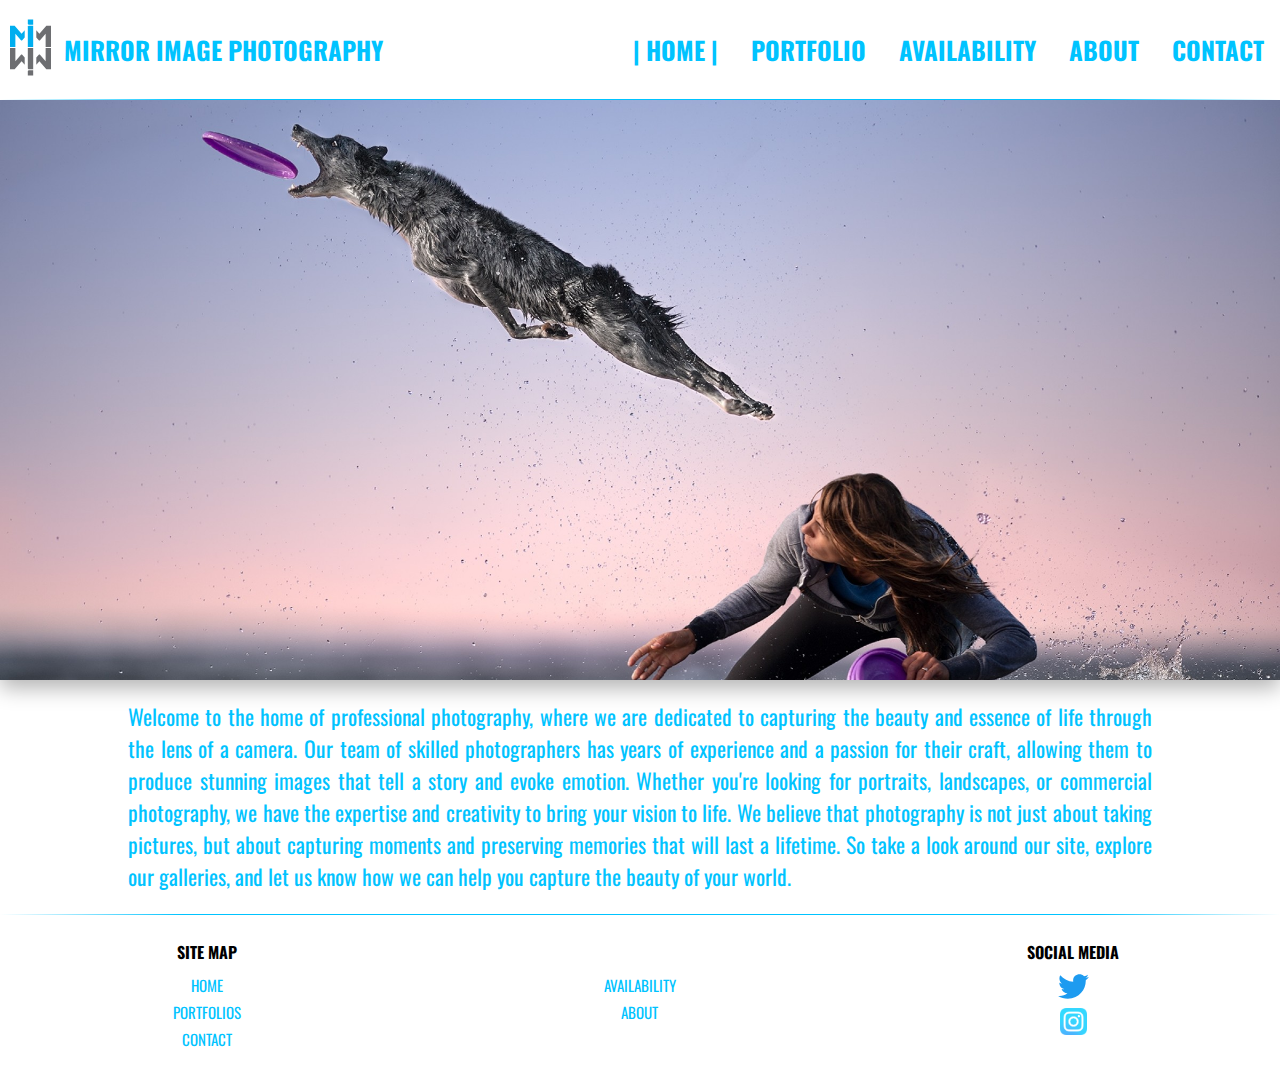
<file: index.html>
<!DOCTYPE html>
<html lang="en">
  <head>
    <meta charset="UTF-8" />

    <title>Mirror Image Photography</title>
    <link rel="preconnect" href="https://fonts.googleapis.com" />
    <link rel="preconnect" href="https://fonts.gstatic.com" crossorigin />
    <link
      href="https://fonts.googleapis.com/css2?family=Open+Sans:wght@600;700&family=Oswald&display=swap"
      rel="stylesheet"
    />

    <!--CSS link-->
    <link rel="stylesheet" href="style.css" />
    <link rel="stylesheet" href="footer.css" />
    <!--Favicon-->
    <link rel="icon" type="image/svg" href="images/LOGO.svg" />
  </head>

  <body>
    <div class="wrapper">
      <header>
        <nav class="navbar">
          <div class="logo-Wrapper">
            <a href="index.html">
              <img class="logoPic" src="images/LOGO.svg" alt="Logo"
            /></a>
            <a class="MirrorText" href="index.html">MIRROR IMAGE PHOTOGRAPHY</a>
          </div>

          <ul class="nav-links">
            <li><a href="index.html">| HOME |</a></li>
            <li><a href="portfolio.html">PORTFOLIO</a></li>
            <li><a href="availability.html">AVAILABILITY</a></li>
            <li><a href="about-us.html">ABOUT</a></li>
            <li><a href="contact.html">CONTACT</a></li>
          </ul>
        </nav>
      </header>
      <div class="linesplit2"></div>

      <main>
        <div class="slideshow">
          <div class="slide">
            <img src="images/imageMAIN.jpg" alt="" />
          </div>
          <div class="slide">
            <img src="images/bridge.jpg" alt="" />
          </div>
          <div class="slide">
            <img src="images/view.jpg" alt="" />
          </div>
          <div class="slide">
            <img src="images/face.jpg" alt="" />
          </div>
        </div>

        <div class="intro-text">
          <p>
            Welcome to the home of professional photography, where we are
            dedicated to capturing the beauty and essence of life through the
            lens of a camera. Our team of skilled photographers has years of
            experience and a passion for their craft, allowing them to produce
            stunning images that tell a story and evoke emotion. Whether you're
            looking for portraits, landscapes, or commercial photography, we
            have the expertise and creativity to bring your vision to life. We
            believe that photography is not just about taking pictures, but
            about capturing moments and preserving memories that will last a
            lifetime. So take a look around our site, explore our galleries, and
            let us know how we can help you capture the beauty of your world.
          </p>
        </div>

        <script src="slide.js"></script>
      </main>
    </div>

    <div class="linesplit"></div>

    <footer class="sitemap">
      <div class="sitemap-column">
        <h3>SITE MAP</h3>
        <ul>
          <li><a href="index.html">HOME</a></li>
          <li><a href="portfolio.html">PORTFOLIOS</a></li>
          <li><a href="contact.html">CONTACT</a></li>
        </ul>
      </div>
      <div class="sitemap-column">
        <h3>&nbsp;</h3>
        <ul>
          <li><a href="availability.html">AVAILABILITY</a></li>
          <li><a href="about-us.html">ABOUT</a></li>
        </ul>
      </div>
      <div class="sitemap-column">
        <h3>SOCIAL MEDIA</h3>
        <ul>
          <li>
            <a href="http://www.twitter.com"
              ><img class="twittersocial" src="images/twitter-logo.svg" alt=""
            /></a>
          </li>
          <li>
            <a href="http://www.instagram.com"
              ><img class="instasocial" src="images/isntablue.png" alt=""
            /></a>
          </li>
        </ul>
      </div>
    </footer>
  </body>
</html>
</file>
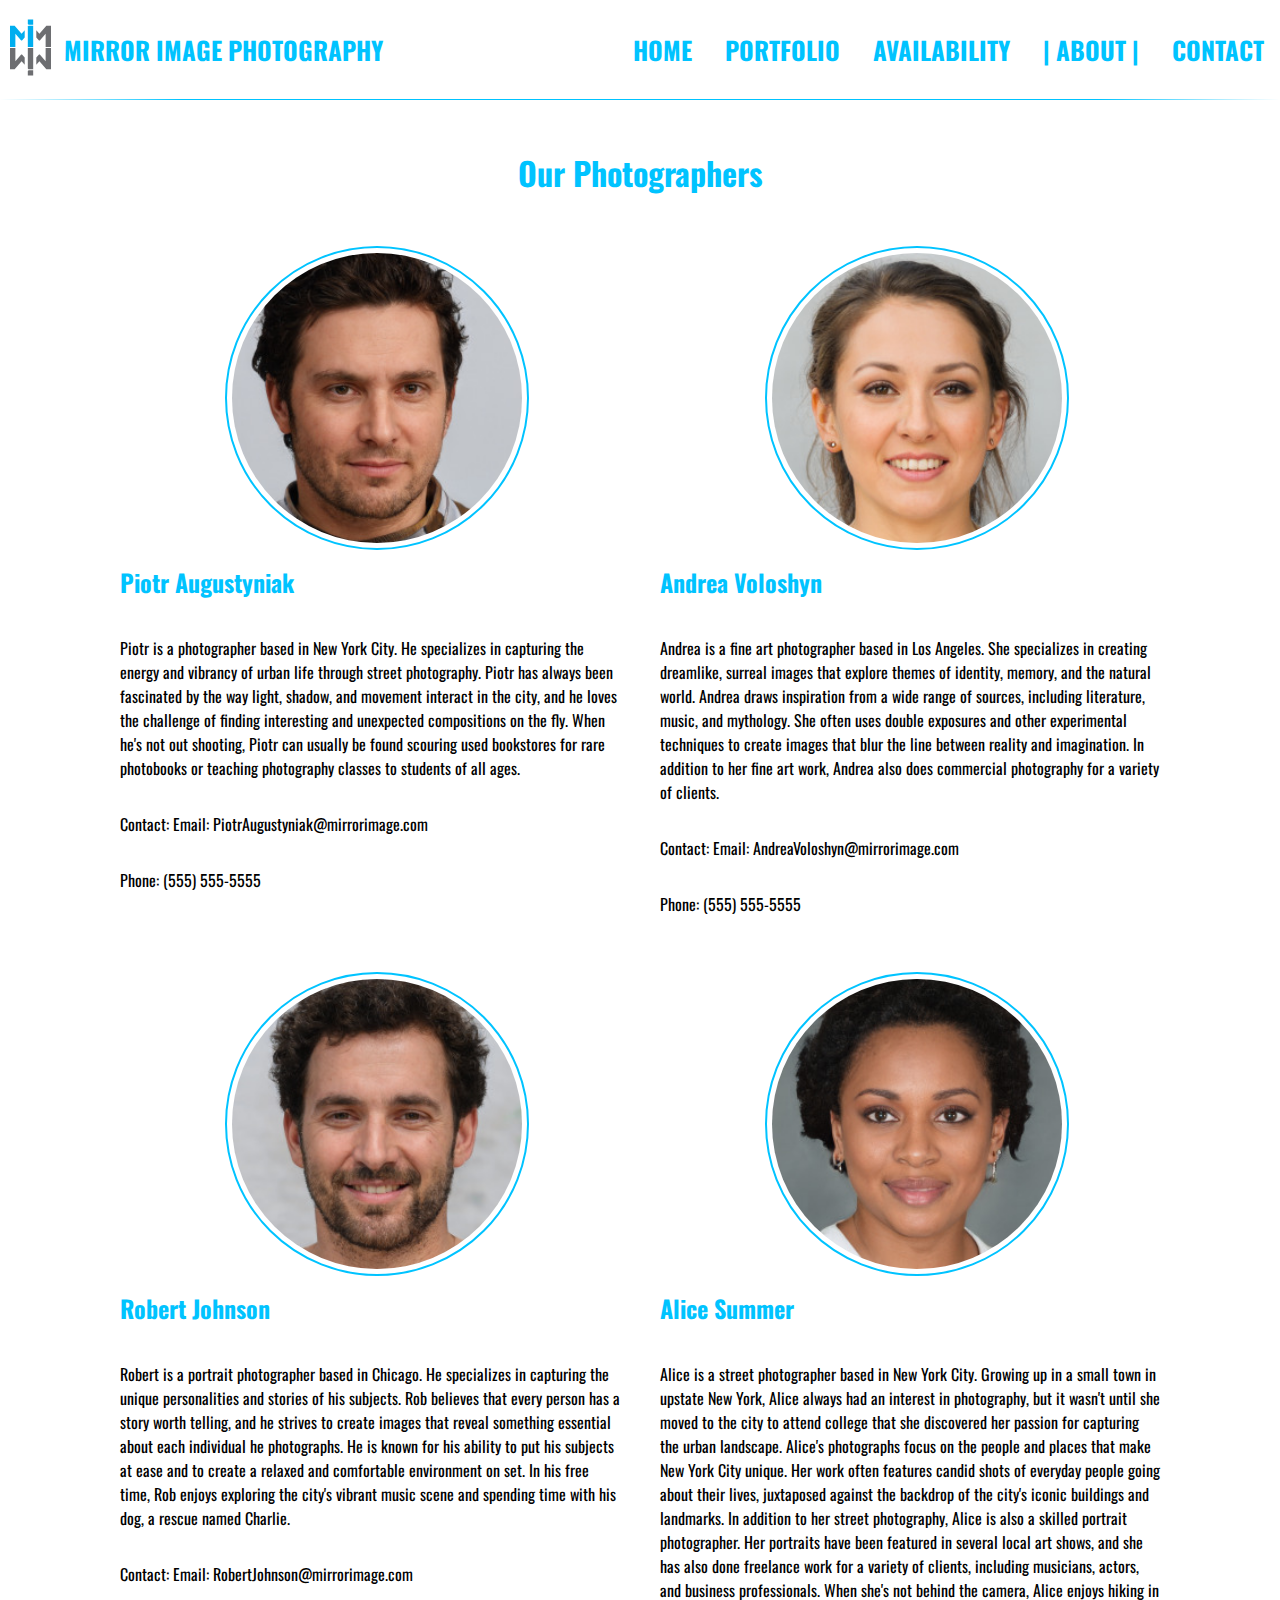
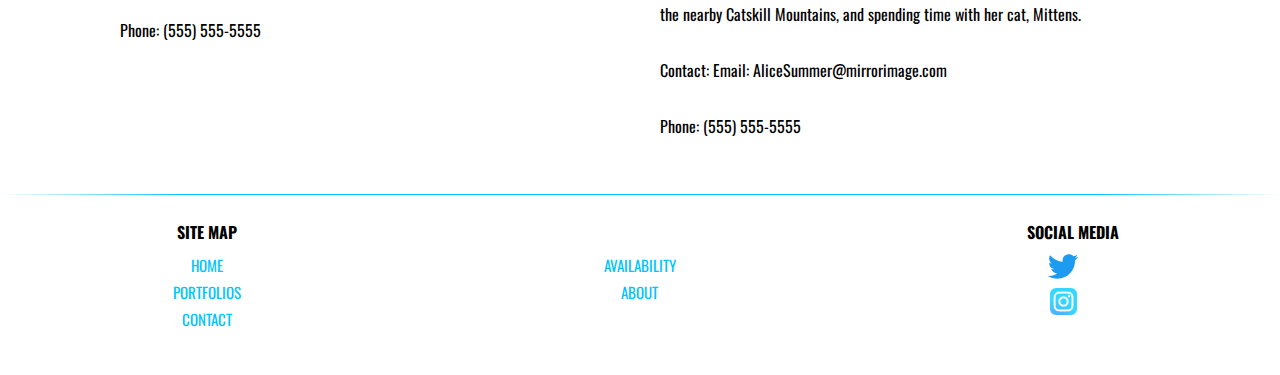
<file: about-us.html>
<!DOCTYPE html>
<html lang="en">
  <head>
    <meta charset="UTF-8" />

    <title>Mirror Image Photography</title>
    <!--Google Fonts: Oswald-->
    <link rel="preconnect" href="https://fonts.googleapis.com" />
    <link rel="preconnect" href="https://fonts.gstatic.com" crossorigin />
    <link
      href="https://fonts.googleapis.com/css2?family=Open+Sans:wght@600;700&family=Oswald&display=swap"
      rel="stylesheet"
    />

    <!--CSS link-->
    <link rel="stylesheet" href="style.css" />
    <link rel="stylesheet" href="about.css" />
    <link rel="stylesheet" href="footer.css" />

    <!--Favicon-->
    <link rel="icon" type="image/svg" href="images/LOGO.svg" />
  </head>

  <body>
    <div class="wrapper">
      <header>
        <nav class="navbar">
          <div class="logo-Wrapper">
            <a href="index.html">
              <img class="logoPic" src="images/LOGO.svg" alt="Logo"
            /></a>
            <a class="MirrorText" href="index.html">MIRROR IMAGE PHOTOGRAPHY</a>
          </div>

          <ul class="nav-links">
            <li><a href="index.html">HOME</a></li>
            <li><a href="portfolio.html">PORTFOLIO</a></li>
            <li><a href="availability.html">AVAILABILITY</a></li>
            <li><a href="about-us.html">| ABOUT |</a></li>
            <li><a href="contact.html">CONTACT</a></li>
          </ul>
        </nav>
      </header>
      <div class="linesplit2"></div>
      <main>
        <div class="header2">
          <h1>Our Photographers</h1>
        </div>
        <section>
          <div class="photographer-profile">
            <img src="images/artist1.jpg" alt="Artist 1" />
          </div>
          <article>
            <h2>Piotr Augustyniak</h2>
            <p>
              Piotr is a photographer based in New York City. He specializes in
              capturing the energy and vibrancy of urban life through street
              photography. Piotr has always been fascinated by the way light,
              shadow, and movement interact in the city, and he loves the
              challenge of finding interesting and unexpected compositions on
              the fly. When he's not out shooting, Piotr can usually be found
              scouring used bookstores for rare photobooks or teaching
              photography classes to students of all ages.
            </p>
            <p>Contact: Email: PiotrAugustyniak@mirrorimage.com</p>
            <p>Phone: (555) 555-5555</p>
          </article>
        </section>
        <section>
          <div class="photographer-profile">
            <img src="images/artist2.jpg" alt="Artist 2" />
          </div>
          <article>
            <h2>Andrea Voloshyn</h2>
            <p>
              Andrea is a fine art photographer based in Los Angeles. She
              specializes in creating dreamlike, surreal images that explore
              themes of identity, memory, and the natural world. Andrea draws
              inspiration from a wide range of sources, including literature,
              music, and mythology. She often uses double exposures and other
              experimental techniques to create images that blur the line
              between reality and imagination. In addition to her fine art work,
              Andrea also does commercial photography for a variety of clients.
            </p>
            <p>Contact: Email: AndreaVoloshyn@mirrorimage.com</p>
            <p>Phone: (555) 555-5555</p>
          </article>
        </section>
        <section>
          <div class="photographer-profile">
            <img src="images/artist3.jpg" alt="Artist 3" />
          </div>
          <article>
            <h2>Robert Johnson</h2>
            <p>
              Robert is a portrait photographer based in Chicago. He specializes
              in capturing the unique personalities and stories of his subjects.
              Rob believes that every person has a story worth telling, and he
              strives to create images that reveal something essential about
              each individual he photographs. He is known for his ability to put
              his subjects at ease and to create a relaxed and comfortable
              environment on set. In his free time, Rob enjoys exploring the
              city's vibrant music scene and spending time with his dog, a
              rescue named Charlie.
            </p>
            <p>Contact: Email: RobertJohnson@mirrorimage.com</p>
            <p>Phone: (555) 555-5555</p>
          </article>
        </section>

        <section>
          <div class="photographer-profile">
            <img src="images/artist4.jpg" alt="Artist 4" />
          </div>
          <article>
            <h2>Alice Summer</h2>
            <p>
              Alice is a street photographer based in New York City. Growing up
              in a small town in upstate New York, Alice always had an interest
              in photography, but it wasn't until she moved to the city to
              attend college that she discovered her passion for capturing the
              urban landscape. Alice's photographs focus on the people and
              places that make New York City unique. Her work often features
              candid shots of everyday people going about their lives,
              juxtaposed against the backdrop of the city's iconic buildings and
              landmarks. In addition to her street photography, Alice is also a
              skilled portrait photographer. Her portraits have been featured in
              several local art shows, and she has also done freelance work for
              a variety of clients, including musicians, actors, and business
              professionals. When she's not behind the camera, Alice enjoys
              hiking in the nearby Catskill Mountains, and spending time with
              her cat, Mittens.
            </p>
            <p>Contact: Email: AliceSummer@mirrorimage.com</p>
            <p>Phone: (555) 555-5555</p>
          </article>
        </section>
      </main>
    </div>
    <div class="linesplit"></div>
    <footer class="sitemap">
      <div class="sitemap-column">
        <h3>SITE MAP</h3>
        <ul>
          <li><a href="index.html">HOME</a></li>
          <li><a href="portfolio.html">PORTFOLIOS</a></li>
          <li><a href="contact.html">CONTACT</a></li>
          <li><a href="contact.html">&nbsp;</a></li>
        </ul>
      </div>
      <div class="sitemap-column">
        <h3>&nbsp;</h3>
        <ul>
          <li><a href="availability.html">AVAILABILITY</a></li>
          <li><a href="about-us.html">ABOUT</a></li>
        </ul>
      </div>
      <div class="sitemap-column">
        <h3>SOCIAL MEDIA</h3>
        <ul>
          <li>
            <a href="http://www.twitter.com"
              ><img class="twittersocial" src="images/twitter-logo.svg" alt=""
            /></a>
          </li>
          <li>
            <a href="http://www.instagram.com"
              ><img class="instasocial" src="images/isntablue.png" alt=""
            /></a>
          </li>
        </ul>
      </div>
    </footer>
  </body>
</html>
</file>
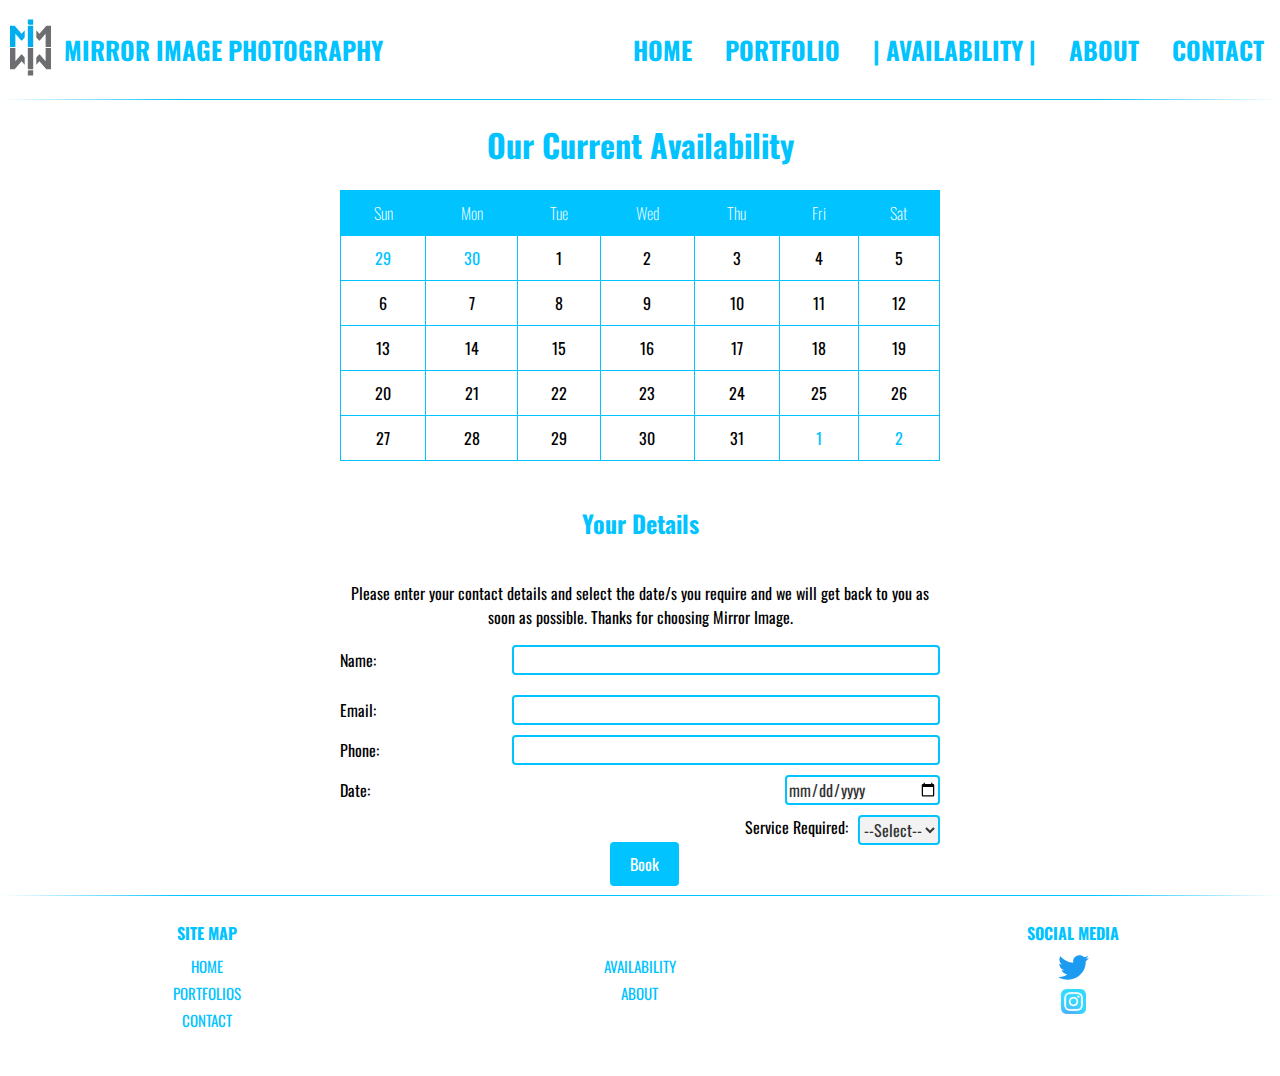
<file: availability.html>
<!DOCTYPE html>
<html lang="en">
  <head>
    <meta charset="UTF-8" />

    <title>Mirror Image Photography</title>
    <!--Google Fonts: Oswald-->
    <link rel="preconnect" href="https://fonts.googleapis.com" />
    <link rel="preconnect" href="https://fonts.gstatic.com" crossorigin />
    <link
      href="https://fonts.googleapis.com/css2?family=Open+Sans:wght@600;700&family=Oswald&display=swap"
      rel="stylesheet"
    />

    <!--CSS link-->
    <link rel="stylesheet" href="style.css" />
    <link rel="stylesheet" href="footer.css" />
    <link rel="stylesheet" href="calendar.css" />

    <!--Favicon-->
    <link rel="icon" type="image/svg" href="images/LOGO.svg" />
  </head>

  <body>
    <header>
      <nav class="navbar">
        <div class="logo-Wrapper">
          <a href="index.html">
            <img class="logoPic" src="images/LOGO.svg" alt="Logo"
          /></a>
          <a class="MirrorText" href="index.html">MIRROR IMAGE PHOTOGRAPHY</a>
        </div>

        <ul class="nav-links">
          <li><a href="index.html">HOME</a></li>
          <li><a href="portfolio.html">PORTFOLIO</a></li>
          <li><a href="availability.html">| AVAILABILITY |</a></li>
          <li><a href="about-us.html">ABOUT</a></li>
          <li><a href="contact.html">CONTACT</a></li>
        </ul>
      </nav>
    </header>
    <div class="linesplit2"></div>
    <main>
      <div class="header2">
        <h1>Our Current Availability</h1>
      </div>

      <div class="calendar">
        <table>
          <thead>
            <tr>
              <th>Sun</th>
              <th>Mon</th>
              <th>Tue</th>
              <th>Wed</th>
              <th>Thu</th>
              <th>Fri</th>
              <th>Sat</th>
            </tr>
          </thead>

          <tbody>
            <tr>
              <td class="other-month">29</td>
              <td class="other-month">30</td>
              <td>1</td>
              <td>2</td>
              <td>3</td>
              <td>4</td>
              <td>5</td>
            </tr>
            <tr>
              <td>6</td>
              <td>7</td>
              <td>8</td>
              <td>9</td>
              <td>10</td>
              <td>11</td>
              <td>12</td>
            </tr>
            <tr>
              <td>13</td>
              <td>14</td>
              <td>15</td>
              <td>16</td>
              <td>17</td>
              <td>18</td>
              <td>19</td>
            </tr>
            <tr>
              <td>20</td>
              <td>21</td>
              <td>22</td>
              <td>23</td>
              <td>24</td>
              <td>25</td>
              <td>26</td>
            </tr>
            <tr>
              <td>27</td>
              <td>28</td>
              <td>29</td>
              <td>30</td>
              <td>31</td>
              <td class="other-month">1</td>
              <td class="other-month">2</td>
            </tr>
          </tbody>
        </table>

        <div class="booking-form">
          <h3>Your Details</h3>
          <div class="para">
            <p>
              Please enter your contact details and select the date/s you
              require and we will get back to you as soon as possible. Thanks
              for choosing Mirror Image.
            </p>
          </div>
          <form>
            <div class="form-row">
              <label for="name">Name:</label>
              <input type="text" id="name" name="name" required />
            </div>
            <div class="form-row">
              <label for="email">Email:</label>
              <input type="email" id="email" name="email" required />
            </div>
            <div class="form-row">
              <label for="phone">Phone:</label>
              <input type="tel" id="phone" name="phone" required />
            </div>
            <div class="form-row">
              <label for="date">Date:</label>
              <input type="date" id="date" name="date" required />
            </div>
            <div class="form-row">
              <div class="dropdown">
                <label for="service">Service Required:</label>
                <select id="service" name="service" required>
                  <option value="">--Select--</option>
                  <option value="Wedding">Wedding</option>
                  <option value="Portrait">Portrait</option>
                  <option value="Product">Product</option>
                  <option value="Event">Event</option>
                </select>
              </div>
            </div>
            <div class="form-row">
              <button class="button2" type="submit">Book</button>
            </div>
          </form>
        </div>
      </div>
    </main>
    <div class="linesplit"></div>
    <footer class="sitemap">
      <div class="sitemap-column">
        <h3>SITE MAP</h3>
        <ul>
          <li><a href="index.html">HOME</a></li>
          <li><a href="portfolio.html">PORTFOLIOS</a></li>
          <li><a href="contact.html">CONTACT</a></li>
          <li><a href="contact.html">&nbsp;</a></li>
        </ul>
      </div>
      <div class="sitemap-column">
        <h3>&nbsp;</h3>
        <ul>
          <li><a href="availability.html">AVAILABILITY</a></li>
          <li><a href="about-us.html">ABOUT</a></li>
        </ul>
      </div>
      <div class="sitemap-column">
        <h3>SOCIAL MEDIA</h3>
        <ul>
          <li>
            <a href="http://www.twitter.com"
              ><img class="twittersocial" src="images/twitter-logo.svg" alt=""
            /></a>
          </li>
          <li>
            <a href="http://www.instagram.com"
              ><img class="twittersocial" src="images/isntablue.png" alt=""
            /></a>
          </li>
        </ul>
      </div>
    </footer>
  </body>
</html>
</file>
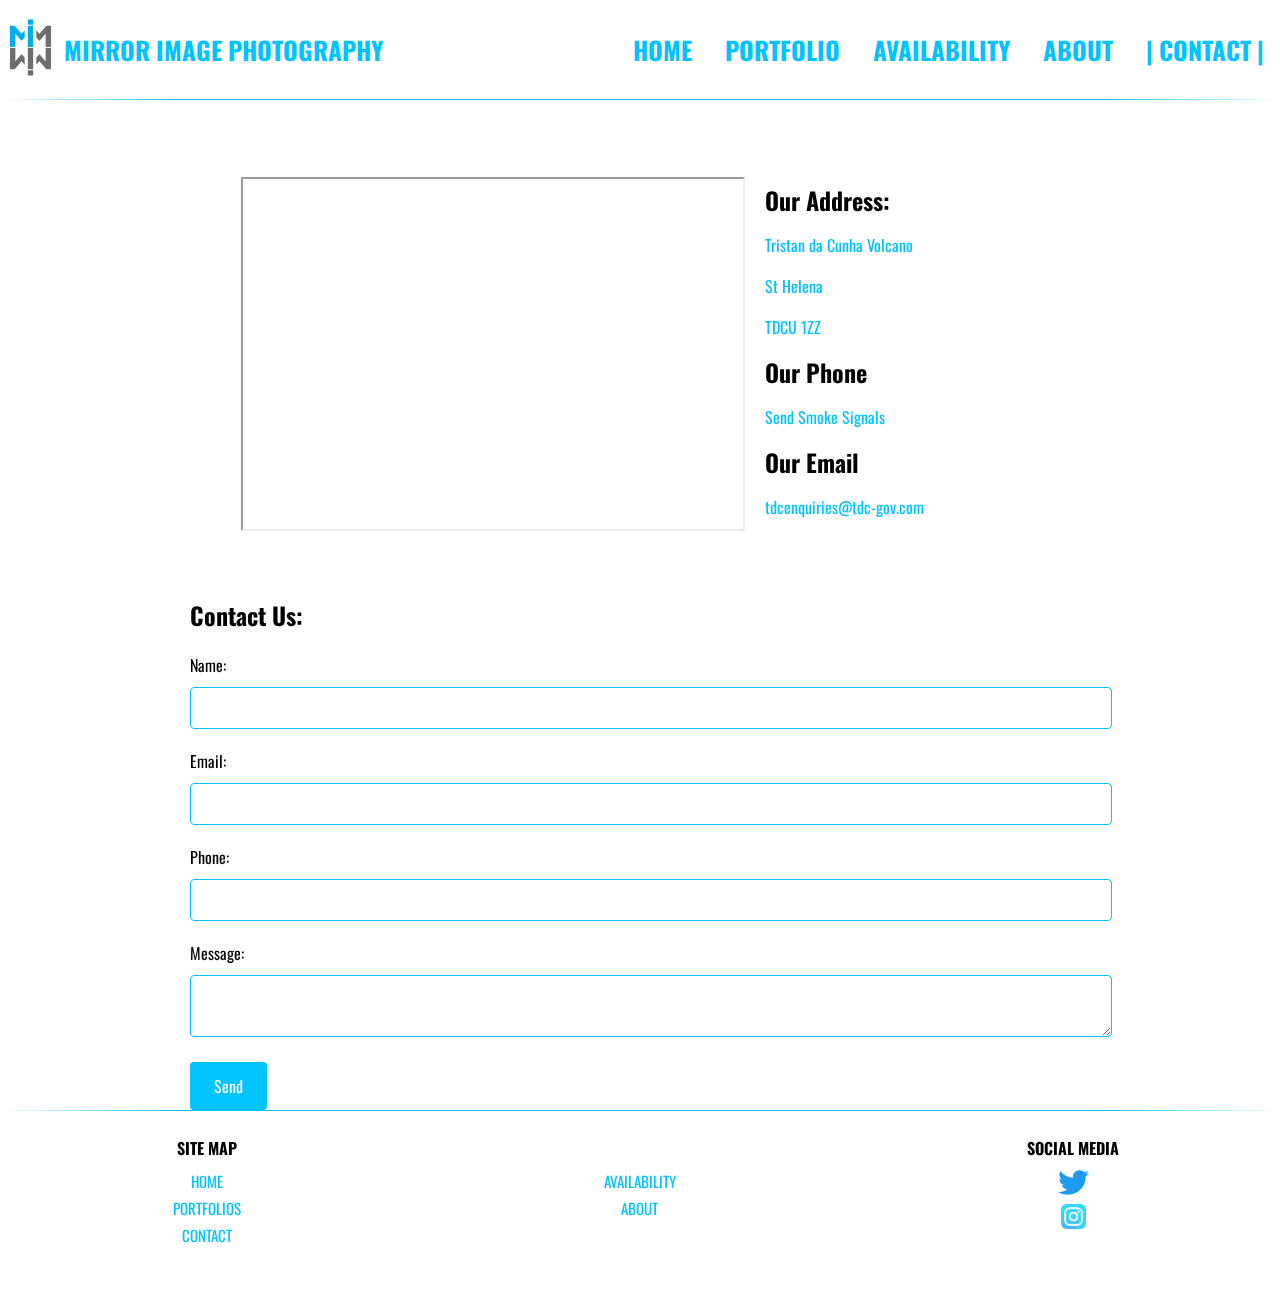
<file: contact.html>
<!DOCTYPE html>
<html lang="en">
  <head>
    <meta charset="UTF-8" />

    <title>Mirror Image Photography</title>
    <!--Google Fonts: Oswald-->
    <link rel="preconnect" href="https://fonts.googleapis.com" />
    <link rel="preconnect" href="https://fonts.gstatic.com" crossorigin />
    <link
      href="https://fonts.googleapis.com/css2?family=Open+Sans:wght@600;700&family=Oswald&display=swap"
      rel="stylesheet"
    />

    <!--CSS link-->
    <link rel="stylesheet" href="style.css" />
    <link rel="stylesheet" href="contact.css" />
    <link rel="stylesheet" href="footer.css" />
    <!--Favicon-->
    <link rel="icon" type="image/svg" href="images/LOGO.svg" />
  </head>

  <body>
    <div class="wrapper">
      <header>
        <nav class="navbar">
          <div class="logo-Wrapper">
            <a href="index.html">
              <img class="logoPic" src="images/LOGO.svg" alt="Logo"
            /></a>
            <a class="MirrorText" href="index.html">MIRROR IMAGE PHOTOGRAPHY</a>
          </div>

          <ul class="nav-links">
            <li><a href="index.html">HOME</a></li>
            <li><a href="portfolio.html">PORTFOLIO</a></li>
            <li><a href="availability.html">AVAILABILITY</a></li>
            <li><a href="about-us.html">ABOUT</a></li>
            <li><a href="contact.html">| CONTACT |</a></li>
          </ul>
        </nav>
      </header>
      <div class="linesplit2"></div>
      <main>
        <div class="container">
          <div class="map-address-container">
            <div id="map">
              <iframe
                src="https://www.google.com/maps/embed?pb=!1m18!1m12!1m3!1d12726.902436765302!2d-12.296018656100026!3d-37.11164861645503!2m3!1f0!2f0!3f0!3m2!1i1024!2i768!4f13.1!3m3!1m2!1s0x25a3b11b0dfa0cd%3A0x5325435be8dc815e!2sTristan%20da%20Cunha%20Volcano!5e0!3m2!1sen!2suk!4v1677107150483!5m2!1sen!2suk"
                width="500"
                height="350"
                allow="fullscreen"
                loading="lazy"
                referrerpolicy="no-referrer-when-downgrade"
              ></iframe>
            </div>
            <div class="address">
              <h2>Our Address:</h2>
              <p>Tristan da Cunha Volcano</p>
              <p>St Helena</p>
              <p>TDCU 1ZZ</p>
              <h2>Our Phone</h2>
              <p>Send Smoke Signals</p>
              <h2>Our Email</h2>
              <p>tdcenquiries@tdc-gov.com</p>
            </div>
          </div>
          <form>
            <h2>Contact Us:</h2>
            <label for="name">Name:</label>
            <input type="text" id="name" name="name" required />

            <label for="email">Email:</label>
            <input type="email" id="email" name="email" required />

            <label for="phone">Phone:</label>
            <input type="tel" id="phone" name="phone" required />

            <label for="message">Message:</label>
            <textarea id="message" name="message"></textarea>

            <button type="submit">Send</button>
          </form>
        </div>
      </main>
    </div>

    <div class="linesplit"></div>
    <footer class="sitemap">
      <div class="sitemap-column">
        <h3>SITE MAP</h3>
        <ul>
          <li><a href="index.html">HOME</a></li>
          <li><a href="portfolio.html">PORTFOLIOS</a></li>
          <li><a href="contact.html">CONTACT</a></li>
          <li><a href="contact.html">&nbsp;</a></li>
        </ul>
      </div>
      <div class="sitemap-column">
        <h3>&nbsp;</h3>
        <ul>
          <li><a href="availability.html">AVAILABILITY</a></li>
          <li><a href="about-us.html">ABOUT</a></li>
        </ul>
      </div>
      <div class="sitemap-column">
        <h3>SOCIAL MEDIA</h3>
        <ul>
          <li>
            <a href="http://www.twitter.com"
              ><img class="twittersocial" src="images/twitter-logo.svg" alt=""
            /></a>
          </li>
          <li>
            <a href="http://www.twitter.com"
              ><img class="twittersocial" src="images/isntablue.png" alt=""
            /></a>
          </li>
        </ul>
      </div>
    </footer>
  </body>
</html>
</file>
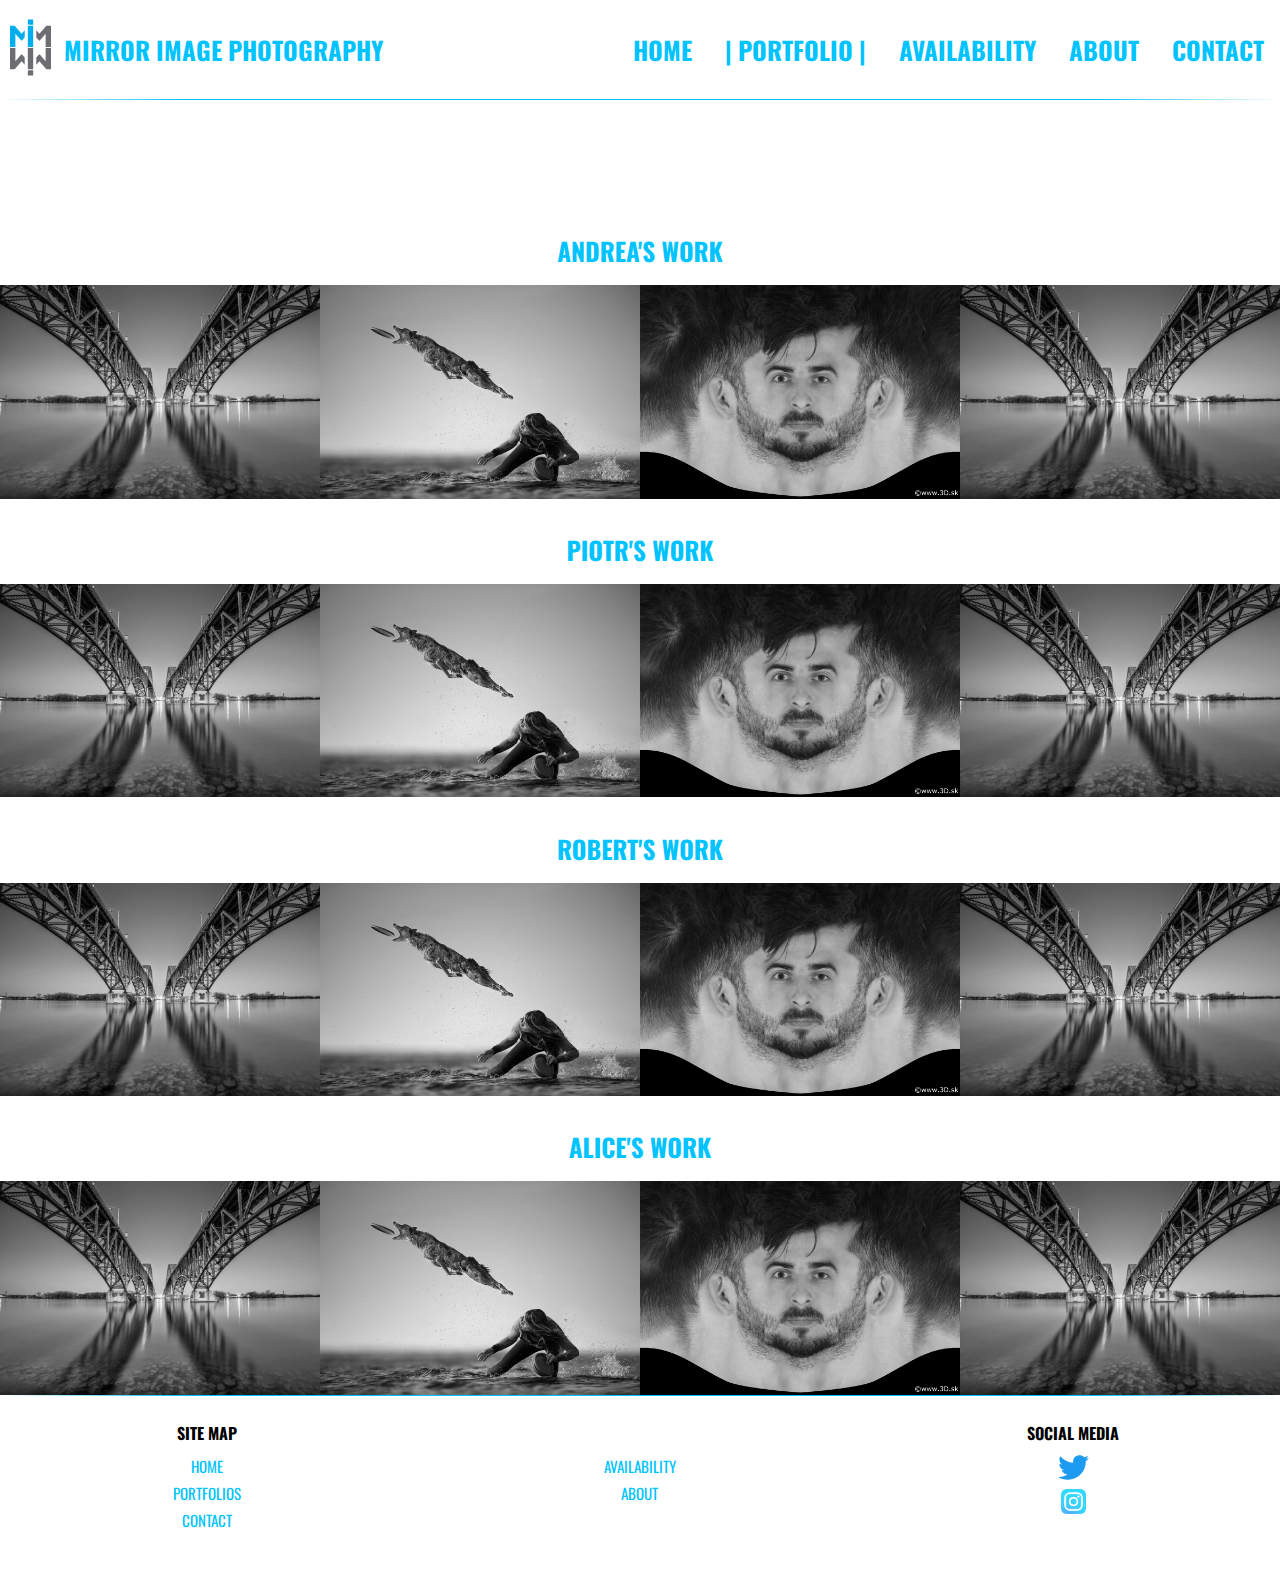
<file: portfolio.html>
<!DOCTYPE html>
<html lang="en">
  <head>
    <meta charset="UTF-8" />

    <title>Mirror Image Photography</title>
    <!--Google Fonts: Oswald-->
    <link rel="preconnect" href="https://fonts.googleapis.com" />
    <link rel="preconnect" href="https://fonts.gstatic.com" crossorigin />
    <link
      href="https://fonts.googleapis.com/css2?family=Open+Sans:wght@600;700&family=Oswald&display=swap"
      rel="stylesheet"
    />

    <!--CSS link-->
    <link rel="stylesheet" href="style.css" />
    <link rel="stylesheet" href="gallery.css" />
    <link rel="stylesheet" href="footer.css" />

    <!--Favicon-->
    <link rel="icon" type="image/svg" href="images/LOGO.svg" />
    <script src="imagezoom.js" defer></script>
  </head>

  <body>
    <header>
      <nav class="navbar">
        <div class="logo-Wrapper">
          <a href="index.html">
            <img class="logoPic" src="images/LOGO.svg" alt="Logo"
          /></a>
          <a class="MirrorText" href="index.html">MIRROR IMAGE PHOTOGRAPHY</a>
        </div>

        <ul class="nav-links">
          <li><a href="index.html">HOME</a></li>
          <li><a href="portfolio.html">| PORTFOLIO |</a></li>
          <li><a href="availability.html">AVAILABILITY</a></li>
          <li><a href="about-us.html">ABOUT</a></li>
          <li><a href="contact.html">CONTACT</a></li>
        </ul>
      </nav>
    </header>
    <div class="linesplit2"></div>
    <main>
      <div class="gallery-container">
        <div class="gallery-row">
          <h4>Andrea's Work</h4>
          <div class="gallery-column">
            <div class="image-container">
              <img src="images/bridge.jpg" alt="bridge" class="openModal" />
              <div id="modal" class="modal">
                <span class="close">&times;</span>
                <img class="modal-content" alt="" src="images/bridge.jpg" />
                <div class="image-description">
                  <h2>The Bridge</h2>
                  <p>
                    As a photographer, I love capturing the beauty and grandeur
                    of bridges. They are architectural marvels that span across
                    rivers, connecting communities and providing a gateway to
                    new adventures. The way the sunlight glimmers off the metal
                    and the shadows dance across the curves and angles of the
                    bridge is simply mesmerizing. Each bridge has its own unique
                    personality, from the elegant arches of a suspension bridge
                    to the sturdy simplicity of a truss bridge. But no matter
                    the style, bridges always seem to exude a sense of strength
                    and stability, standing tall and proud against the backdrop
                    of the surrounding landscape. As I set up my camera and look
                    through the lens, I can't help but feel a sense of awe and
                    wonder at the engineering feat that is a bridge.
                  </p>
                </div>
              </div>
            </div>

            <div class="image-container">
              <img src="images/imageMAIN.jpg" alt="" class="openModal" />
              <div id="modal2" class="modal">
                <span class="close">&times;</span>
                <img
                  class="modal-content"
                  alt="Dog"
                  src="images/imageMAIN.jpg"
                />
                <div class="image-description">
                  <h2>Image Title</h2>
                  <p>
                    Lorem ipsum dolor sit amet, consectetur adipiscing elit.
                    Nulla viverra dictum erat vel tincidunt. Aliquam vitae ipsum
                    et enim eleifend volutpat. Donec tincidunt risus non augue
                    dictum, non auctor mi vestibulum. Sed at ex velit. Nam vel
                    tortor quis augue posuere imperdiet.
                  </p>
                </div>
              </div>
            </div>

            <div class="image-container">
              <img src="images/face.jpg" alt="" class="openModal" />
              <div id="modal3" class="modal">
                <span class="close">&times;</span>
                <img class="modal-content" alt="" src="images/face.jpg" />
                <div class="image-description">
                  <h2>Image Title</h2>
                  <p>
                    Lorem ipsum dolor sit amet, consectetur adipiscing elit.
                    Nulla viverra dictum erat vel tincidunt. Aliquam vitae ipsum
                    et enim eleifend volutpat. Donec tincidunt risus non augue
                    dictum, non auctor mi vestibulum. Sed at ex velit. Nam vel
                    tortor quis augue posuere imperdiet.
                  </p>
                </div>
              </div>
            </div>

            <div class="image-container">
              <img src="images/bridge.jpg" alt="" class="openModal" />
              <div id="modal4" class="modal">
                <span class="close">&times;</span>
                <img class="modal-content" alt="" src="images/bridge.jpg" />
                <div class="image-description">
                  <h2>Image Title</h2>
                  <p>
                    Lorem ipsum dolor sit amet, consectetur adipiscing elit.
                    Nulla viverra dictum erat vel tincidunt. Aliquam vitae ipsum
                    et enim eleifend volutpat. Donec tincidunt risus non augue
                    dictum, non auctor mi vestibulum. Sed at ex velit. Nam vel
                    tortor quis augue posuere imperdiet.
                  </p>
                </div>
              </div>
            </div>
          </div>
          <h4>Piotr's Work</h4>
          <div class="gallery-column">
            <div class="image-container">
              <img src="images/bridge.jpg" alt="" class="openModal" />
              <div id="modal5" class="modal">
                <span class="close">&times;</span>
                <img class="modal-content" alt="" src="images/bridge.jpg" />
                <div class="image-description">
                  <h2>Image Title</h2>
                  <p>
                    Lorem ipsum dolor sit amet, consectetur adipiscing elit.
                    Nulla viverra dictum erat vel tincidunt. Aliquam vitae ipsum
                    et enim eleifend volutpat. Donec tincidunt risus non augue
                    dictum, non auctor mi vestibulum. Sed at ex velit. Nam vel
                    tortor quis augue posuere imperdiet.
                  </p>
                </div>
              </div>
            </div>

            <div class="image-container">
              <img src="images/imageMAIN.jpg" alt="" class="openModal" />
              <div id="modal6" class="modal">
                <span class="close">&times;</span>
                <img class="modal-content" alt="" src="images/imageMAIN.jpg" />
                <div class="image-description">
                  <h2>Image Title</h2>
                  <p>
                    Lorem ipsum dolor sit amet, consectetur adipiscing elit.
                    Nulla viverra dictum erat vel tincidunt. Aliquam vitae ipsum
                    et enim eleifend volutpat. Donec tincidunt risus non augue
                    dictum, non auctor mi vestibulum. Sed at ex velit. Nam vel
                    tortor quis augue posuere imperdiet.
                  </p>
                </div>
              </div>
            </div>

            <div class="image-container">
              <img src="images/face.jpg" alt="" class="openModal" />
              <div id="modal7" class="modal">
                <span class="close">&times;</span>
                <img class="modal-content" alt="" src="images/face.jpg" />
                <div class="image-description">
                  <h2>Image Title</h2>
                  <p>
                    Lorem ipsum dolor sit amet, consectetur adipiscing elit.
                    Nulla viverra dictum erat vel tincidunt. Aliquam vitae ipsum
                    et enim eleifend volutpat. Donec tincidunt risus non augue
                    dictum, non auctor mi vestibulum. Sed at ex velit. Nam vel
                    tortor quis augue posuere imperdiet.
                  </p>
                </div>
              </div>
            </div>

            <div class="image-container">
              <img src="images/bridge.jpg" alt="" class="openModal" />
              <div id="modal8" class="modal">
                <span class="close">&times;</span>
                <img class="modal-content" alt="" src="images/bridge.jpg" />
                <div class="image-description">
                  <h2>Image Title</h2>
                  <p>
                    Lorem ipsum dolor sit amet, consectetur adipiscing elit.
                    Nulla viverra dictum erat vel tincidunt. Aliquam vitae ipsum
                    et enim eleifend volutpat. Donec tincidunt risus non augue
                    dictum, non auctor mi vestibulum. Sed at ex velit. Nam vel
                    tortor quis augue posuere imperdiet.
                  </p>
                </div>
              </div>
            </div>
          </div>
          <h4>Robert's Work</h4>
          <div class="gallery-column">
            <div class="image-container">
              <img src="images/bridge.jpg" alt="" class="openModal" />
              <div id="modal9" class="modal">
                <span class="close">&times;</span>
                <img class="modal-content" alt="" src="images/bridge.jpg" />
                <div class="image-description">
                  <h2>Image Title</h2>
                  <p>
                    Lorem ipsum dolor sit amet, consectetur adipiscing elit.
                    Nulla viverra dictum erat vel tincidunt. Aliquam vitae ipsum
                    et enim eleifend volutpat. Donec tincidunt risus non augue
                    dictum, non auctor mi vestibulum. Sed at ex velit. Nam vel
                    tortor quis augue posuere imperdiet.
                  </p>
                </div>
              </div>
            </div>

            <div class="image-container">
              <img src="images/imageMAIN.jpg" alt="" class="openModal" />
              <div id="modal10" class="modal">
                <span class="close">&times;</span>
                <img class="modal-content" alt="" src="images/imageMAIN.jpg" />
                <div class="image-description">
                  <h2>Image Title</h2>
                  <p>
                    Lorem ipsum dolor sit amet, consectetur adipiscing elit.
                    Nulla viverra dictum erat vel tincidunt. Aliquam vitae ipsum
                    et enim eleifend volutpat. Donec tincidunt risus non augue
                    dictum, non auctor mi vestibulum. Sed at ex velit. Nam vel
                    tortor quis augue posuere imperdiet.
                  </p>
                </div>
              </div>
            </div>

            <div class="image-container">
              <img src="images/face.jpg" alt="" class="openModal" />
              <div id="modal11" class="modal">
                <span class="close">&times;</span>
                <img class="modal-content" alt="" src="images/face.jpg" />
                <div class="image-description">
                  <h2>Image Title</h2>
                  <p>
                    Lorem ipsum dolor sit amet, consectetur adipiscing elit.
                    Nulla viverra dictum erat vel tincidunt. Aliquam vitae ipsum
                    et enim eleifend volutpat. Donec tincidunt risus non augue
                    dictum, non auctor mi vestibulum. Sed at ex velit. Nam vel
                    tortor quis augue posuere imperdiet.
                  </p>
                </div>
              </div>
            </div>

            <div class="image-container">
              <img src="images/bridge.jpg" alt="" class="openModal" />
              <div id="modal12" class="modal">
                <span class="close">&times;</span>
                <img class="modal-content" alt="" src="images/bridge.jpg" />
                <div class="image-description">
                  <h2>Image Title</h2>
                  <p>
                    Lorem ipsum dolor sit amet, consectetur adipiscing elit.
                    Nulla viverra dictum erat vel tincidunt. Aliquam vitae ipsum
                    et enim eleifend volutpat. Donec tincidunt risus non augue
                    dictum, non auctor mi vestibulum. Sed at ex velit. Nam vel
                    tortor quis augue posuere imperdiet.
                  </p>
                </div>
              </div>
            </div>
          </div>
          <h4>Alice's Work</h4>
          <div class="gallery-column">
            <div class="image-container">
              <img src="images/bridge.jpg" alt="" class="openModal" />
              <div id="modal13" class="modal">
                <span class="close">&times;</span>
                <img
                  class="modal-content"
                  alt="Birdge"
                  src="images/bridge.jpg"
                />
                <div class="image-description">
                  <h2>The Bridge</h2>
                  <p>
                    As a photographer, I love capturing the beauty and grandeur
                    of bridges. They are architectural marvels that span across
                    rivers, connecting communities and providing a gateway to
                    new adventures. The way the sunlight glimmers off the metal
                    and the shadows dance across the curves and angles of the
                    bridge is simply mesmerizing. Each bridge has its own unique
                    personality, from the elegant arches of a suspension bridge
                    to the sturdy simplicity of a truss bridge. But no matter
                    the style, bridges always seem to exude a sense of strength
                    and stability, standing tall and proud against the backdrop
                    of the surrounding landscape. As I set up my camera and look
                    through the lens, I can't help but feel a sense of awe and
                    wonder at the engineering feat that is a bridge.
                  </p>
                </div>
              </div>
            </div>

            <div class="image-container">
              <img src="images/imageMAIN.jpg" alt="" class="openModal" />
              <div id="modal14" class="modal">
                <span class="close">&times;</span>
                <img class="modal-content" alt="" src="images/imageMAIN.jpg" />
                <div class="image-description">
                  <h2>Image Title</h2>
                  <p>
                    Lorem ipsum dolor sit amet, consectetur adipiscing elit.
                    Nulla viverra dictum erat vel tincidunt. Aliquam vitae ipsum
                    et enim eleifend volutpat. Donec tincidunt risus non augue
                    dictum, non auctor mi vestibulum. Sed at ex velit. Nam vel
                    tortor quis augue posuere imperdiet.
                  </p>
                </div>
              </div>
            </div>

            <div class="image-container">
              <img src="images/face.jpg" alt="" class="openModal" />
              <div id="modal15" class="modal">
                <span class="close">&times;</span>
                <img class="modal-content" alt="" src="images/face.jpg" />
                <div class="image-description">
                  <h2>Image Title</h2>
                  <p>
                    Lorem ipsum dolor sit amet, consectetur adipiscing elit.
                    Nulla viverra dictum erat vel tincidunt. Aliquam vitae ipsum
                    et enim eleifend volutpat. Donec tincidunt risus non augue
                    dictum, non auctor mi vestibulum. Sed at ex velit. Nam vel
                    tortor quis augue posuere imperdiet.
                  </p>
                </div>
              </div>
            </div>

            <div class="image-container">
              <img src="images/bridge.jpg" alt="" class="openModal" />
              <div id="modal16" class="modal">
                <span class="close">&times;</span>
                <img class="modal-content" alt="" src="images/bridge.jpg" />
                <div class="image-description">
                  <h2>Image Title</h2>
                  <p>
                    Lorem ipsum dolor sit amet, consectetur adipiscing elit.
                    Nulla viverra dictum erat vel tincidunt. Aliquam vitae ipsum
                    et enim eleifend volutpat. Donec tincidunt risus non augue
                    dictum, non auctor mi vestibulum. Sed at ex velit. Nam vel
                    tortor quis augue posuere imperdiet.
                  </p>
                </div>
              </div>
            </div>
          </div>
        </div>
      </div>
    </main>
    <div class="linesplit"></div>
    <footer class="sitemap">
      <div class="sitemap-column">
        <h3>SITE MAP</h3>
        <ul>
          <li><a href="index.html">HOME</a></li>
          <li><a href="portfolio.html">PORTFOLIOS</a></li>
          <li><a href="contact.html">CONTACT</a></li>
          <li><a href="contact.html">&nbsp;</a></li>
        </ul>
      </div>
      <div class="sitemap-column">
        <h3>&nbsp;</h3>
        <ul>
          <li><a href="availability.html">AVAILABILITY</a></li>
          <li><a href="about-us.html">ABOUT</a></li>
        </ul>
      </div>
      <div class="sitemap-column">
        <h3>SOCIAL MEDIA</h3>
        <ul>
          <li>
            <a href="http://www.twitter.com"
              ><img class="twittersocial" alt="" src="images/twitter-logo.svg"
            /></a>
          </li>
          <li>
            <a href="http://www.instagram.com"
              ><img class="twittersocial" alt="" src="images/isntablue.png"
            /></a>
          </li>
        </ul>
      </div>
    </footer>
  </body>
</html>
</file>
<file: style.css>
html,
body {
  margin: 0;
  padding: 0;
}

.main {
  padding-top: 0px;
}
header {
  position: fixed;
  top: 0;
  left: 0;

  z-index: 1;
  box-shadow: 0 8px 20px rgba(0, 0, 0, 0.3);
}

.navbar {
  display: flex;
  justify-content: space-between;
  align-items: center;
  background-color: rgb(255, 255, 255);
  padding: 10px;
  position: fixed;
  top: 0;
  left: 0;
  right: 0;
}
.MirrorText {
  color: #00c3ff;
}
.navbar .MirrorText {
  font-size: 25px;
  font-weight: bold;
  text-decoration: none;
  font-family: Oswald;
}

.navbar .nav-links {
  display: flex;
  list-style: none;
  margin: 0;
  padding: 0;
  font-family: Oswald;
}

.navbar .nav-links li {
  margin-left: 20px;
}

.navbar .nav-links li:first-child {
  margin-left: 0;
}

.navbar li a {
  text-align: center;
  padding: 0.25vi 0.5vi;
  padding-bottom: 0.5vi;
  text-decoration: none;
  font-family: oswald;
  font-size: 25px;
  justify-content: space-between;
  font-weight: bold;
  color: #00c3ff;
}

.nav-links a:hover {
  background-color: #00c3ff;
  color: rgb(255, 255, 255);
  box-shadow: inset 0 0 0 0 #687375;
  transition: color 0.5s ease-in-out, box-shadow 0.5s ease-in-out;
}

.logoPic {
  width: 75%;
  height: 75px;
  margin: 0px;
}

.logo-Wrapper {
  display: flex;
  align-items: center;
}

.intro-text,
.box {
  width: 80%;
  text-align: justify;
  margin: 0 auto;
  /* margin-top: 80vh; */
  margin-top: 600px;

  font-size: 1.35rem;
  font-family: Oswald;
  color: #00c3ff;
}
.linesplit {
  position: sticky;
  /* margin-top: 98px; */
  height: 1px;
  background: linear-gradient(
    to right,
    #ffffff,
    #00c3ff,
    #00c3ff,
    #00c3ff,
    #00c3ff,
    #00c3ff,
    #00c3ff,
    #ffffff
  );
}

.linesplit2 {
  position: sticky;
  margin-top: 98px;
  height: 2px;
  background: linear-gradient(
    to right,
    #ffffff,
    #00c3ff,
    #00c3ff,
    #00c3ff,
    #00c3ff,
    #00c3ff,
    #00c3ff,
    #ffffff
  );
}

/*Slide Start*/
.slideshow {
  padding-top: 80px;

  position: absolute;
  width: 100%;
  /* height: 70%; */
  height: 500px;
  overflow: resize;
  z-index: -100;
  box-shadow: 0 8px 20px rgba(0, 0, 0, 0.3);
}

.slide {
  position: absolute;
  top: 0;
  left: 0;
  width: 100%;
  height: 100%;
  opacity: 0;
  transition: opacity 1s ease-in-out;
}

.slide.active {
  opacity: 1;
}

.slide > img {
  width: 100%;
  height: 100%;
  object-fit: cover;
  background-image: url(images/bridge.jpg);
}

h4 {
  font-family: Oswald;
  font-size: 25px;
  margin-bottom: 0;
  color: #00c3ff;
  text-align: center;
  text-transform: uppercase;
  text-rendering: geometricPrecision;
  margin-bottom: 15px;
}

@media screen and (max-width: 976px) {
  .navbar {
    flex-direction: column;
    justify-content: center;
  }

  .navbar .logo-Wrapper {
    text-align: center;
  }
  .navbar .logoPic {
    max-width: 50%;
    margin: 0 auto;
    display: block;
  }
  .navbar .nav-links li {
    display: block;
    text-align: center;
    margin: 10px 0;
  }
  .navbar .nav-links li a {
    font-size: 1.3rem;
  }
  .navbar .nav-links.active {
    display: flex;
    flex-direction: column;
    justify-content: center;
  }
}
@media screen and (max-width: 768px) {
  .slideshow {
    position: absolute;
    width: 100%;
    /* height: 50%; */
    height: 500px;
    box-shadow: 0 8px 20px rgba(0, 0, 0, 0.3);
    padding-bottom: 0%;
    margin-bottom: 0%;
  }
  .intro-text,
  .box {
    top: 0;
    left: 0;
    right: 0;
    bottom: 0;
    margin-left: 10vw;
    margin-top: 600px;
    font-size: 1.35rem;
  }
}

@media screen and (max-width: 495px) {
  .navbar {
    font-size: 10px !important;
  }
  .navbar .nav-links li a {
    font-size: 0.8rem;
    justify-content: center;
  }
  .navbar .nav-links li {
    display: block;
    text-align: center;
    margin: 10px 0;
    margin-bottom: 0%;
  }

  .intro-text,
  .box {
    margin-top: 600px;
    font-size: 0.8rem;
  }
}
</file>
<file: footer.css>
html,
body {
  height: 100%;
}

header {
  height: 10vh;
}

.wrapper {
  display: flex;
  flex-direction: column;
  /* margin-bottom: -250px;  */
}

.sitemap {
  background-color: white;
  display: flex;
  flex-wrap: wrap;
  padding-bottom: 1%;
  padding-top: 2%;
}

.sitemap-column {
  flex: 1 0 calc(100% / 4 - 100px);
  margin-right: 20px;
  vertical-align: top;
  flex-direction: column;
}

.sitemap-column:last-child {
  margin-right: 0;
}

.sitemap-column h3 {
  font-size: 16px;
  font-weight: bold;
  margin-top: 0;
  margin-bottom: 10px;
  font-family: oswald;
  text-align: center;
}

.sitemap-column ul {
  list-style: none;
  margin: 0;
  padding: 0;
  text-align: center;
}

.sitemap-column li {
  margin-bottom: 5px;
}

.sitemap-column a {
  font-family: oswald;
  color: #00c3ff;
  text-decoration: none;
  font-size: 15px;
}

.sitemap-column a:hover {
  color: #333;
}

.twittersocial {
  height: 25px;
}

.instasocial {
  width: 3vh;
}

@media screen and (max-width: 768px) {
  .sitemap-column {
    flex-basis: calc(100% / 3 - 50px);
    position: relative;
    bottom: 0;
    margin-bottom: 0px;
    vertical-align: middle;
  }

  .sitemap {
    padding-bottom: 0;
    margin-bottom: 0;
  }

  h3 {
    vertical-align: middle;
    text-align: center;
  }

  .wrapper {
    min-height: 125%;
  }

  .sitemap {
    padding-bottom: 0;
    margin-bottom: 0;
  }
}
@media screen and (max-width: 495px) {
  .sitemap {
    padding-bottom: 0;
    margin-bottom: 0;
  }

  .wrapper {
    min-height: 92%;
  }
  h3 {
    vertical-align: middle;
    text-align: center;
  }

  .sitemap-column h3 {
    flex-basis: calc(100% / 3 - 50px);
    position: relative;
    bottom: 0;
    margin-bottom: 0px;
    vertical-align: middle;
    font-size: 12px;
  }

  .sitemap-column a {
    font-family: oswald;
    color: #00c3ff;
    text-decoration: none;
    font-size: 10px;
  }

  .twittersocial {
    height: 15px;
  }

  .instasocial {
    width: 2vh;
  }
}
</file>
<file: about.css>
html,
body {
  font-family: Arial, sans-serif;
  /* margin-top: 35px; */
  padding: 0;
}

.header2 {
  position: relative;
  top: 0;
  left: 0;
  width: 100%;

  font-family: oswald;
  color: #00c3ff;
  padding: 8px;
  text-align: center;
}

main {
  display: flex;
  flex-wrap: wrap;
  justify-content: center;
  padding: 20px;
}

.photographer-profile img {
  border: 2px solid #00c3ff;
  border-radius: 50%;
  padding: 5px;
}

section {
  margin: 20px;
  display: flex;
  flex-direction: column;
  align-items: center;
}

img {
  margin-right: 20px;
  width: 100%;
  max-width: 300px;
  height: auto;
}

h2 {
  margin-top: 0;
  font-family: oswald;
  color: #00c3ff;
  -webkit-user-select: none; /* Safari */
  -moz-user-select: none; /* Firefox */
  -ms-user-select: none; /* IE10+/Edge */
  user-select: none; /* Standard */
}

article {
  display: flex;
  flex-direction: column;
  justify-content: center;
  font-family: oswald;
  margin-top: 10px;
  width: 100%;
  max-width: 500px;
}

@media (max-width: 768px) {
  .header2 {
    position: relative;
    margin-top: 5%;
    top: 0;
    left: 0;
    width: 100%;
    /* z-index: 1; */
    font-family: oswald;
    color: #00c3ff;
    padding: 8px;
    text-align: center;
  }
}
</file>
<file: calendar.css>
h1 {
  text-align: center;
  font-family: Oswald;
  color: #00c3ff;
}

h3 {
  font-size: 18pt;
  color: #00c3ff;
}

.para {
  margin: auto;
}

.calendar {
  max-width: 600px;
  margin: 0 auto;
  text-align: center;
  font-family: Oswald;
}

input[type="text"],
input[type="email"],
input[type="tel"],
input[type="date"],
textarea,
select {
  border: 2px solid #00c3ff;
  border-radius: 4px;

  font-size: 16px;
  font-family: Oswald;
}

.calendar h2 {
  font-size: 24px;
  margin-bottom: 20px;
}

.calendar table {
  width: 100%;
  border-collapse: collapse;
  margin-bottom: 20px;
}

.calendar th,
.calendar td {
  border: 1px solid #00c3ff;
  padding: 10px;
}

.calendar th {
  background-color: #00c3ff;
  font-weight: lighter;
  color: #fff;
}

.calendar td.other-month {
  color: #00c3ff;
}

.calendar form {
  display: inline-block;
}

.calendar label {
  margin-right: 10px;
}

.calendar button {
  background-color: #00c3ff;
  color: white;
  font-size: 16px;
  font-family: Oswald;
  color: white;
  padding: 10px 20px;
  border: none;
  border-radius: 4px;
  cursor: pointer;
  font-family: Oswald;
}

input[type="date"] {
  font-family: Oswald;
  font-size: 16px;
  color: #333;
  width: 25%;
  margin-right: 0%;
}

.form-row {
  display: flex;
  flex-direction: row;
  row-gap: 50px;
  justify-content: space-between;
  margin-bottom: 10px;
  height: 30px;
  align-content: center;
  text-align: center;
}

.button2 {
  /* margin: auto; */
  margin-bottom: 2%;
  margin-left: 45%;
}

.button2:hover {
  background-color: #000000;
  color: #00c3ff;
  box-shadow: inset 0 0 0 0 #687375;
  transition: color 0.5s ease-in-out, box-shadow 0.5s ease-in-out;
}

.booking-form form .form-row {
  display: flex;
  flex-direction: row;
  align-items: center;
}
.booking-form form .form-row .dropdown {
  margin-left: auto;
}
.dropdown {
  display: flex;
  height: 30px;
  flex-direction: row;
}

.dropdown select {
  border: 2px solid #00c3ff;
  border-radius: 4px;

  font-size: 16px;
  font-family: Oswald;
}

input {
  font-family: Oswald;
  font-size: 16px;
  color: #333;
  width: 70%;
}

select {
  font-family: Oswald;
  font-size: 16px;
  color: #333;
  border: thin solid;
  background-color: #f2f2f2;
  padding: 0px;
  border-radius: 0px;
}

.form-row:nth-child(1) {
  margin-bottom: 20px;
}

.form-row:nth-child(2) {
  margin-top: 20px;
}
.booking-form {
  display: flex;
  flex-direction: column;
}

.form-row:last-child {
  margin-top: auto;
}

@media (max-width: 768px) {
  h1 {
    text-align: center;
    font-family: Oswald;
    margin-top: 50px;
  }

  .calendar {
    max-width: 100%;
    padding: 0 40px;
  }

  .calendar h2 {
    font-size: 20px;
  }

  .form-row {
    flex-direction: column;
    justify-content: center;
    align-items: center;
    margin-bottom: 20px;
    height: auto;
  }

  .dropdown {
    display: flex;
    flex-direction: column;
    justify-content: center;
    align-items: center;
    height: auto;

    font-family: oswald;
    text-align: center;
    margin-right: auto;
  }

  .button2 {
    flex-direction: column;
    justify-content: center;
    align-items: center;
    /* height: auto; */
    margin: auto;
    font-family: oswald;
  }

  select:hover {
    background-color: #e6e6e6;
  }

  select:focus {
    outline: none;
    background-color: #d9d9d9;
  }
}
</file>
<file: contact.css>
body {
  margin: 0;
  padding: 0;
  width: 100%;
  
}

.container {
  display: flex;
  justify-content: center;
  align-items: center;
  flex-direction: column;
  margin-top: 6%;
}

.map-address-container {
  display: flex;
  width: 100%;
  max-width: 900px;
  height: 350px;
  margin-left: 8%;
  flex-direction: row;
  justify-content: center;
  align-items: center;
}

#map {
  flex: 1;
  margin-right: 20px;
  height: 100%;
}

h2 {
  color: #000000;
  font-family: oswald;
}

.address {
  flex: 1;
  font-family: oswald;
  text-align: left;
  line-height: 25px;
  color: #00c3ff;
}

form {
  margin-top: 50px;
  width: 100%;
  max-width: 900px;
  font-family: oswald;
  color: #00c3ff;
}

label {
  display: block;
  margin-bottom: 10px;
  font-family: oswald;
  color: #000000;
}

input[type="text"],
input[type="email"],
input[type="tel"],
textarea {
  width: 100%;
  padding: 10px;
  border: 1px solid #00c3ff;
  border-radius: 4px;
  margin-bottom: 20px;
  font-family: oswald;
}

button {
  background-color: #00c3ff;
  font-family: oswald;
  border: none;
  color: white;
  padding: 12px 24px;
  text-align: center;
  text-decoration: none;
  display: inline-block;
  font-size: 16px;
  border-radius: 4px;
  cursor: pointer;
}

button:hover {
  background-color: #fff;
  color: #00c3ff;
  border: #00c3ff;
  border-width: 2px;
}

@media (max-width: 768px) {
  .map-address-container {
    margin-top: 70%;

    flex-direction: column;
  }

  #map {
    justify-content: center;
    align-items: center;
    scale: 0.9;
  }

  .address {
    font-family: oswald;
    line-height: 5%;
    margin-bottom: 20%;
    margin-top: 15%;
    margin-right: 0%;
    padding-bottom: 5%;
    justify-content: left;
    text-align: center;
    align-items: center;
  }
  .container {
    display: flex;
    justify-content: center;
    flex-direction: column;
    margin-top: 5%;
    max-width: 80%;
    margin-left: 8%;
    padding-top: 50px;
  }
  button {
    align-content: center;
    text-align: center;
  }
}
</file>
<file: gallery.css>
.gallery-container {
  display: flex;
  flex-wrap: wrap;
  justify-content: center;
  align-items: center;
  height: 100%;
  margin-top: 100px;
}

.gallery-row {
  max-width: 100%;
}

.gallery-column {
  width: 100%;
  height: 100%;
  column-count: 4;
  column-gap: 0px;
}

.gallery-column img {
  display: block;
  max-width: 100%;
  max-height: 100%;
  filter: grayscale(100%);
  transition: all 0.2s ease;
  object-fit: fill;
}

.gallery-column img:hover {
  filter: grayscale(0%);
  transition: color 0.5s ease-in-out, box-shadow 0.5s ease-in-out;
}

/* expanded image */

.image-container {
  position: relative;
}

.modal {
  display: none;
  position: fixed;
  z-index: 1;
  left: 0;
  top: 0;
  width: 100%;
  height: 100%;
  overflow: auto;
  background-color: rgba(0, 0, 0, 0.9);
  transition: opacity 1s ease;
}

.modal-content {
  margin: auto;
  margin-top: 2%;
  max-width: 80% !important;
  max-height: 80% !important;
  filter: none !important;
}

.close {
  position: absolute;
  top: 10px;
  right: 25px;
  font-size: 35px;
  font-weight: bold;
  color: #fff;
  cursor: pointer;
}

.close:hover,
.close:focus {
  color: #00c3ff;
  text-decoration: none;
  cursor: pointer;
}

.image-description {
  margin-top: 20px;
  color: #fff;
  text-align: center;
}

.image-description h2 {
  margin-bottom: 10px;
  font-family: Oswald;
  text-transform: uppercase;
  color: deepskyblue;
}

.image-description p {
  font-size: 16px;
  line-height: 1.5;
  padding-left: 10%;
  padding-right: 10%;
  padding-bottom: 5%;
  font-family: Oswald;
  font-weight: lighter;
  text-align: justify;
}

@media (max-width: 768px) {
  .modal-content {
    width: 100%;
    max-width: 70%;
    max-height: 70vh;
  }
  h4 {
    margin-top: 10%;
  }
  .gallery-container {
    margin-bottom: 0;
    padding-bottom: 0;
  }
}
</file>
